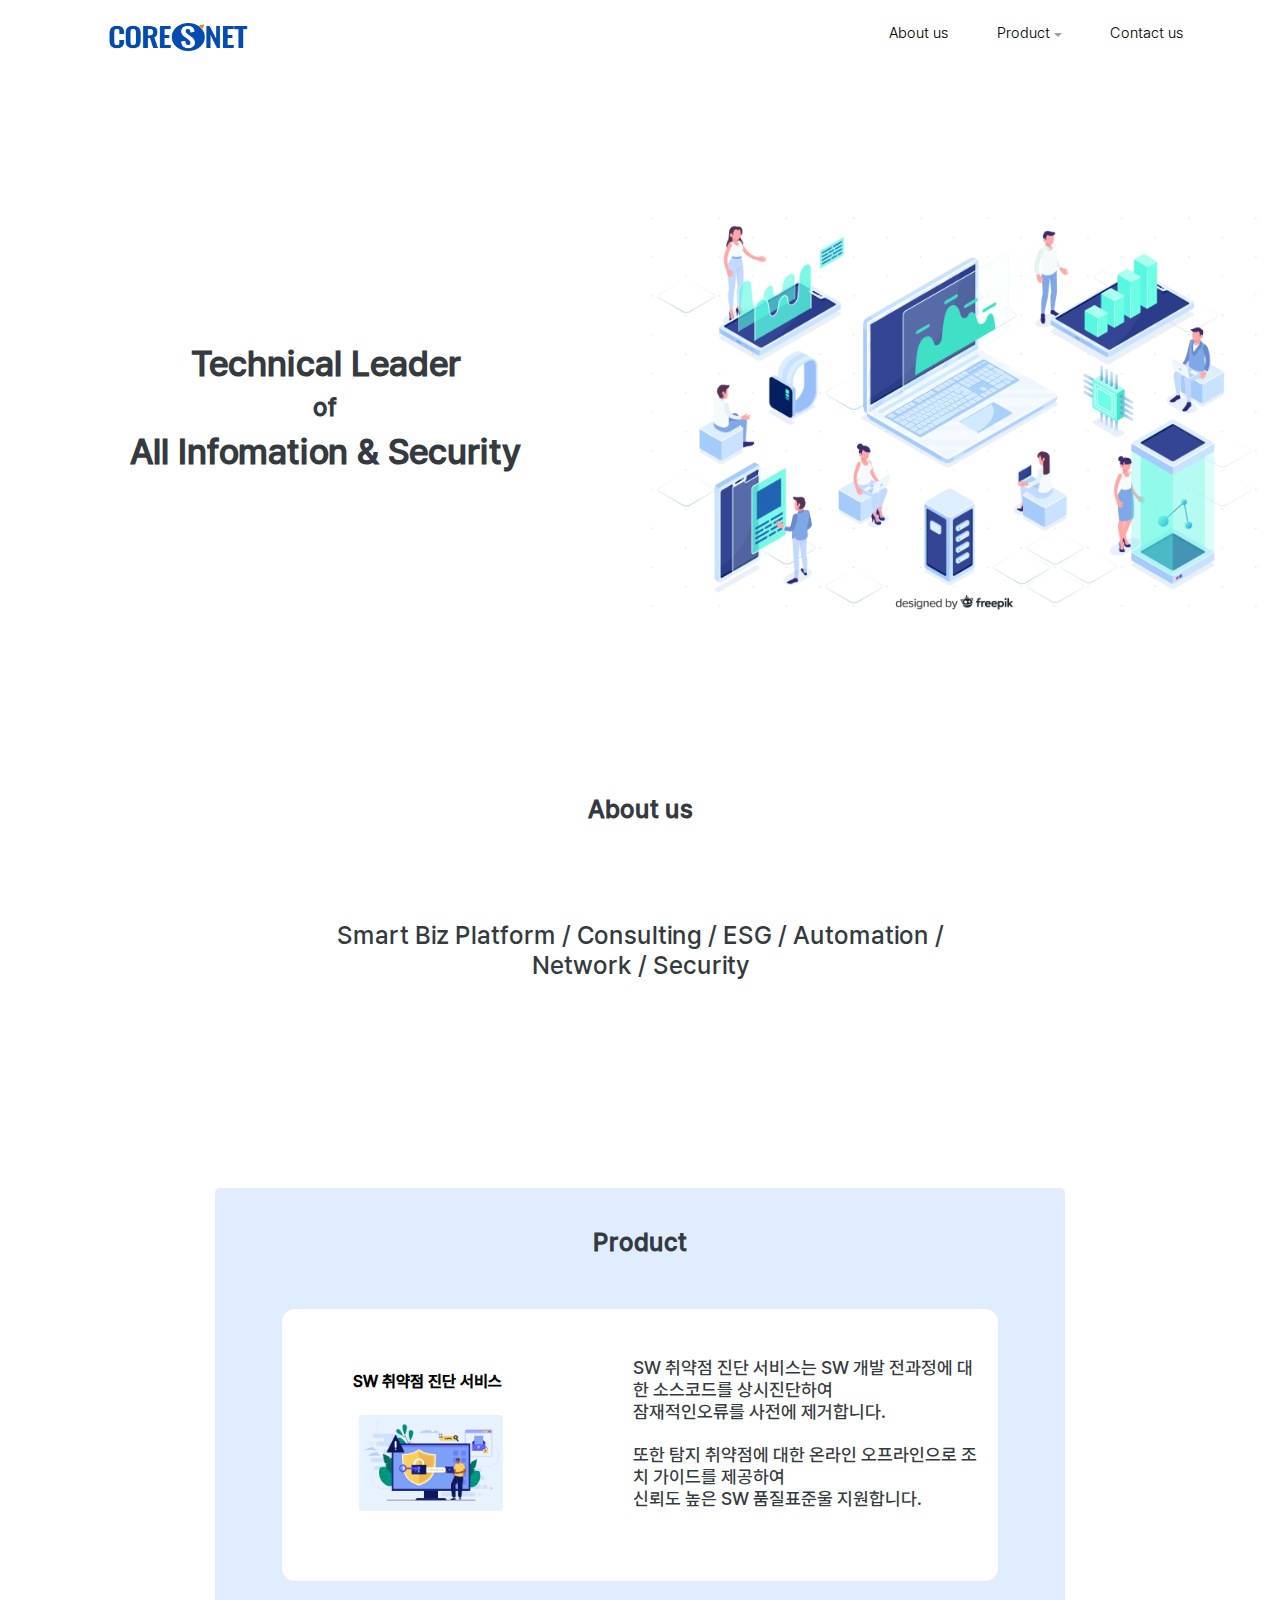
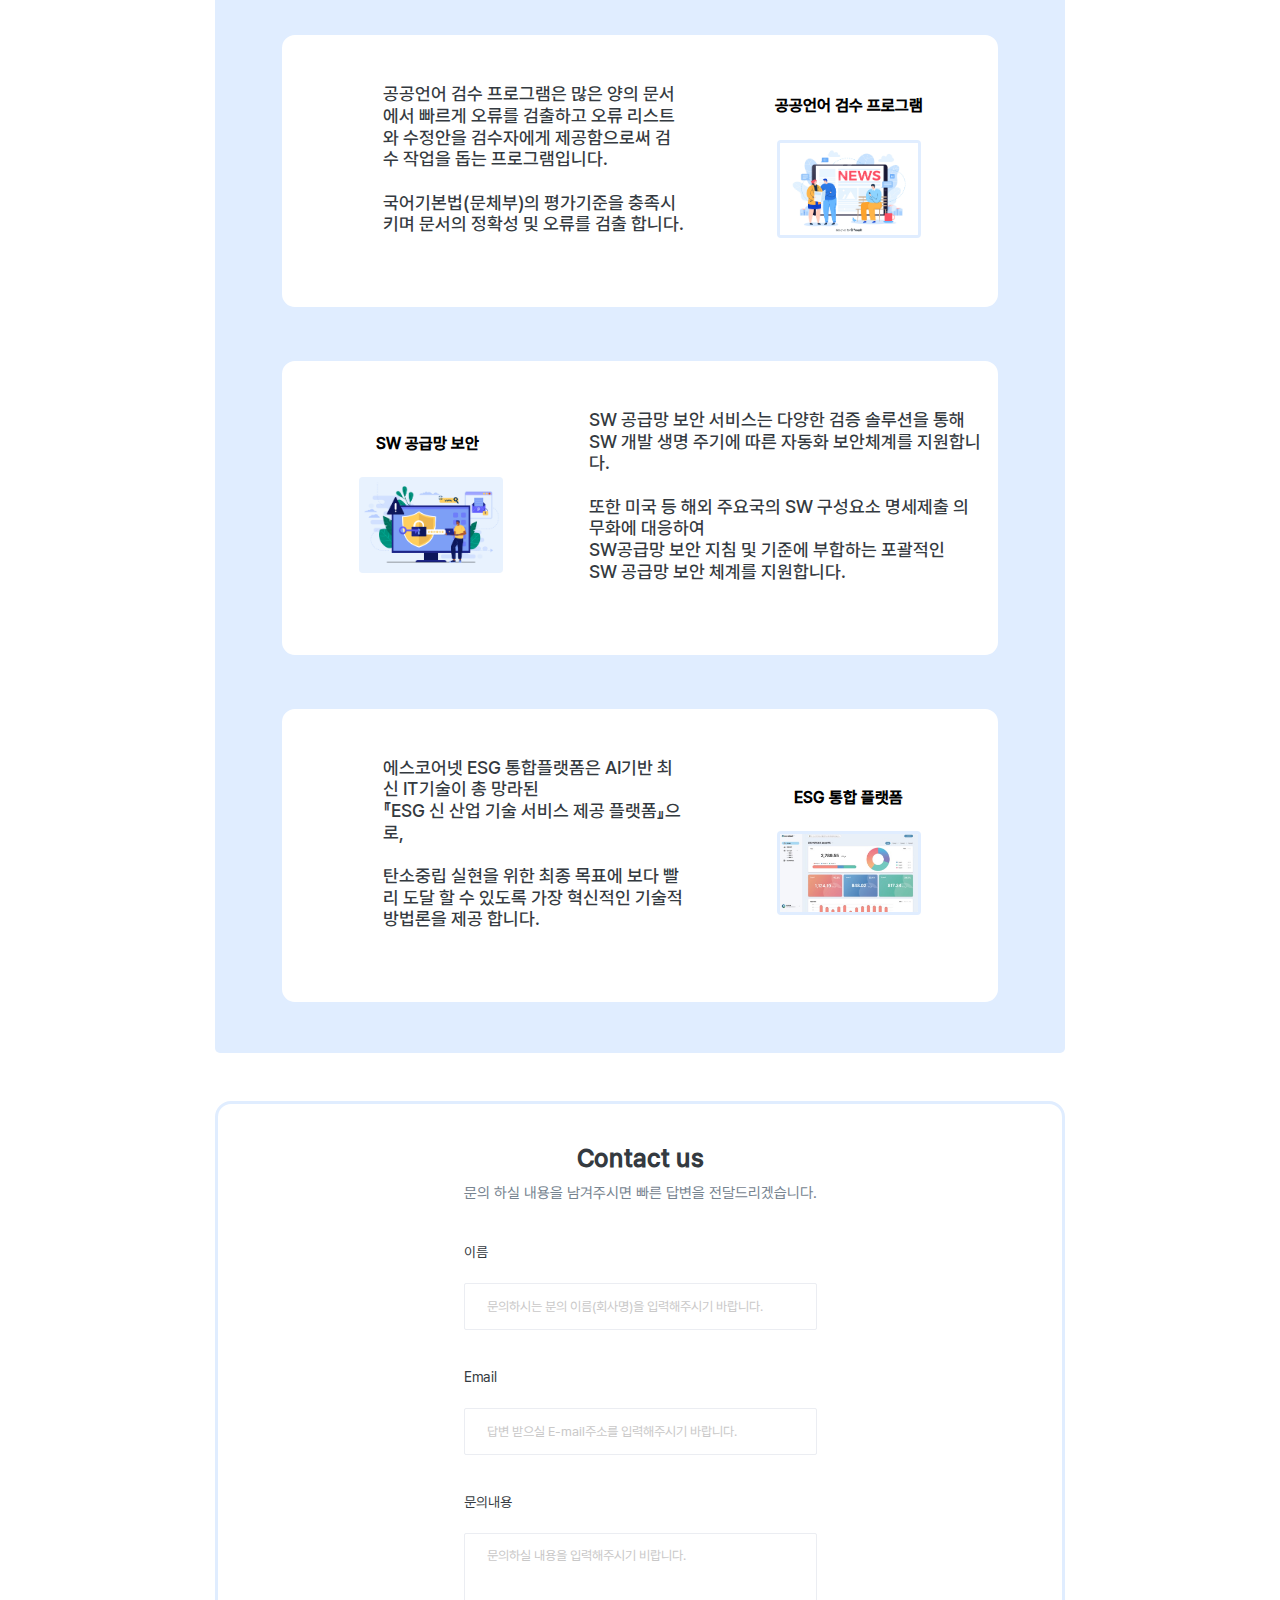
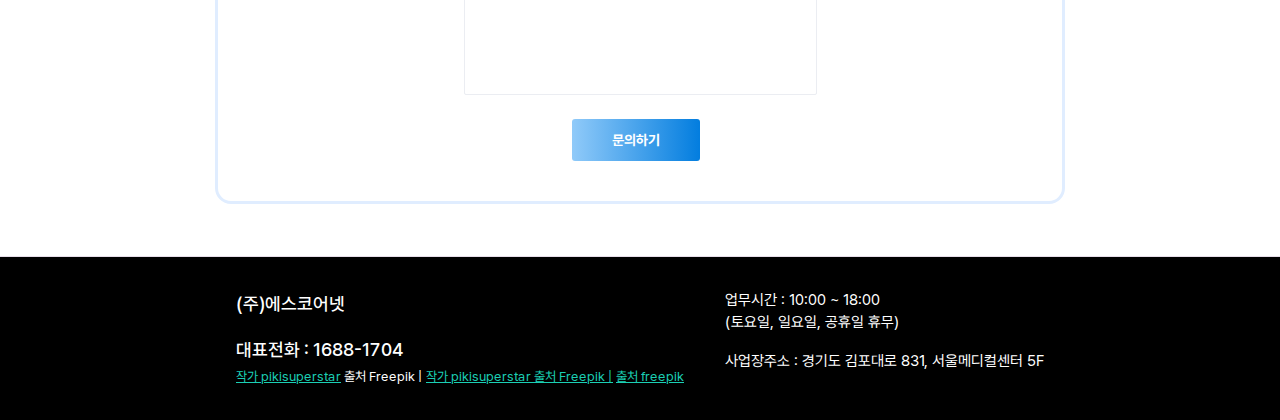
<file: index.html>
<!DOCTYPE html>
<html lang="ko">
  <head>
    <!-- Required meta tags -->
    <meta charset="utf-8">
    <meta name="viewport" content="width=device-width, initial-scale=1, shrink-to-fit=no">
    <title>S-CORENET</title>
    <!-- plugins:css -->
    <link rel="stylesheet" href="assets/vendors/mdi/css/materialdesignicons.min.css">
    <link rel="stylesheet" href="assets/vendors/css/vendor.bundle.base.css">
    <!-- endinject -->
    <!-- Plugin css for this page -->
    <!-- End plugin css for this page -->
    <!-- inject:css -->
    <!-- endinject -->
    <!-- Layout styles -->
    <link rel="stylesheet" href="assets/css/style.css">
    <!-- End layout styles -->
    <link rel="shortcut icon" href="assets/images/favicon.png" />
  </head>
  <body>
    <div class="container-scroller">
      <!-- partial:partials/_navbar.html -->
      <nav class="navbar default-layout-navbar col-lg-12 col-12 px-5 py-0 fixed-top d-flex flex-row">
        <div class="text-center navbar-brand-wrapper d-flex align-items-center justify-content-center">
          <a class="navbar-brand brand-logo" href="index.html"><img src="assets/images/logo.png" alt="logo" /></a>
        </div>
        <div class="navbar-menu-wrapper d-flex align-items-stretch">
          <ul class="navbar-nav navbar-nav-right">
            <li class="nav-item">
              <a class="nav-link" id="aboutus_menu" href="#aboutus" >
                <div class="nav-profile-text">
                  <p class="mb-1 text-black">About us</p>
                </div>
              </a>
            </li>
            <li class="nav-item">
              <a class="nav-link dropdown-toggle" id="profileDropdown" href="#" data-bs-toggle="dropdown" aria-expanded="false">
                <div class="nav-profile-text">
                  <p class="mb-1 text-black">Product</p>
                </div>
              </a>
              <div class="dropdown-menu navbar-dropdown" aria-labelledby="profileDropdown">
                <a class="dropdown-item" href="pages/product/product1.html">
                  <i class="mdi mdi-arrow-right-bold me-2 "></i> SW 취약점 진단 서비스(CI CODE Manager) </a>
                <div class="dropdown-divider"></div>
                <a class="dropdown-item" href="pages/product/product3.html">
                  <i class="mdi mdi-arrow-right-bold me-2 "></i> SW 공급망 보안(CI CODE Automation) </a>
                <div class="dropdown-divider"></div>
                <a class="dropdown-item" href="pages/product/product2.html">
                  <i class="mdi mdi-arrow-right-bold me-2 "></i> 공공언어 검수 프로그램 (쉬운말 v1.0)</a>
                <div class="dropdown-divider"></div>
                <a class="dropdown-item" href="pages/product/esg.html">
                  <i class="mdi mdi-arrow-right-bold me-2 "></i> ESG 통합 플랫폼</a>
              </div>
            </li>
            <li class="nav-item">
              <a class="nav-link" id="contactus_menu" href="pages/contactus.html" >
                <div class="nav-profile-text">
                  <p class="mb-1 text-black">Contact us</p>
                </div>
              </a>
            </li>
          </ul>
        </div>
      </nav>
      <!-- partial -->
      <div class="container-fluid page-body-wrapper">
        <!-- partial -->
        <div class="main-panel">
          <div class="content-wrapper">
            <div class="row">
              <div class="col-12 stretch-card">
                <div class="card">
                  <div class="card-body">
                    <div class= "clearfix">
                      <div class="row align-items-center">
                        <div class="col-6 text-center">
                          <h1><strong>Technical Leader</strong></h1>
                          <h3><strong>of</strong></h3>
                          <h1><strong>All Infomation & Security</strong></h1>
                        </div>
                        <div class="col-6">
                          <img src="assets/images/dashboard/mainpage.jpg" class="mt-5 mb-5 pt-5 pb-5 mw-100 w-100 rounded" alt="image">
                        </div>
                      </div>
                    </div>
                  </div>
                </div>
              </div>
            </div>
            <div class="row" id="aboutus">
              <div class="col-2"></div>
              <div class="col-8 stretch-card" >
                <div class="card align-items-center">
                  <div class="card-body">
                    <h3 class=" text-center"><strong>About us</strong></h3>
                    <div class="row mx-5 my-5 py-5 align-items-center text-center">
                      <h3 class="me-2 mb-4">Smart Biz Platform / Consulting / ESG / Automation / Network / Security </h3>
                    </div>
                  </div>
                </div>
              </div>
            </div>
            <div class="row mt-5" id="product">
              <div class="col-2"></div>
              <div class="col-8 stretch-card">
                <div class="card align-items-center justify-content-center"style="background-color:#e0edff;">
                  <div class="card-body pb-0" >
                    <h3 class=" text-center"><strong>Product</strong></h3>
                    <div class="row mx-5 my-5 py-5 align-items-center" style="background-color:#fff; border:3px solid #e0edff; border-radius: 1rem;">
                      <a class="col-5 text-center" style="text-decoration: none;color:black;text-align: right;" href="#">
                        <h5 class="me-2 mb-4" ><strong>SW 취약점 진단 서비스</strong></h5>
                        <img src="assets/images/dashboard/safe.jpg" class="mb-2 w-50 rounded"  alt="image">
                      </a>
                      <div class="col-7">
                        <h4 class="ms-5 me-2 mb-4 ">SW 취약점 진단 서비스는 SW 개발 전과정에 대한 소스코드를 상시진단하여 <br>
                          잠재적인오류를 사전에 제거합니다.<br><br>
                          또한 탐지 취약점에 대한 온라인 오프라인으로 조치 가이드를 제공하여 <br>신뢰도 높은 SW 품질표준울 지원합니다.</h4>
                      </div>
                    </div>
                    <div class="row mx-5 my-5 py-5 align-items-center" style="background-color:#fff;border:3px solid #e0edff; border-radius: 1rem;">
                      <div class="col-7">
                        <h4 class="ms-5 me-2 mb-4 ps-5"> 
                          공공언어 검수 프로그램은 많은 양의 문서에서 빠르게 오류를 검출하고 오류 리스트와 수정안을 검수자에게 제공함으로써 검수 작업을 돕는 프로그램입니다.<br>
                          <br>국어기본법(문체부)의 평가기준을 충족시키며 문서의 정확성 및 오류를 검출 합니다. </h4>
                      </div>
                      <a class="col-5 text-center" style="text-decoration: none;color:black;text-align: right;" href="#">
                          <h5 class="mb-4" ><strong>공공언어 검수 프로그램</strong></h5>
                          <img src="assets/images/dashboard/news.jpg" class="mb-2 w-50 rounded" style="border: 3px solid #e0edff;"  alt="image">
                        </a>
                    </div>
                    <div class="row mx-5 my-5 py-5 align-items-center"  style="background-color:#fff; border:3px solid #e0edff; border-radius: 1rem;">
                      <a class="col-5 text-center" style="text-decoration: none;color:black;text-align: right;" href="#">
                        <h5 class="me-2 mb-4" ><strong>SW 공급망 보안</strong></h5>
                        <img src="assets/images/dashboard/safe.jpg" class="mb-2 w-50 rounded"  alt="image">
                      </a>
                      <div class="col-7">
                        <h4 class="ms-1 me-2 mb-4 ">SW 공급망 보안 서비스는 다양한 검증 솔루션을 통해 
                          <br>SW 개발 생명 주기에 따른 자동화 보안체계를 지원합니다.<br>
                          <br>또한 미국 등 해외 주요국의 SW 구성요소 명세제출 의무화에 대응하여 
                          <br>SW공급망 보안 지침 및 기준에 부합하는 포괄적인 
                          <br>SW 공급망 보안 체계를 지원합니다.</h4>
                      </div>
                    </div>
                    <div class="row mx-5 my-5 py-5 align-items-center" style="background-color:#fff;border:3px solid #e0edff; border-radius: 1rem;">
                      <div class="col-7">
                        <h4 class="ms-5 me-2 mb-4 ps-5"> 
                          에스코어넷 ESG 통합플랫폼은  AI기반 최신 IT기술이 총 망라된 <br>『ESG 신 산업 기술 서비스 제공 플랫폼』으로,<br><br>
                          탄소중립 실현을 위한 최종 목표에 보다 빨리 도달 할 수 있도록 가장 혁신적인 기술적 방법론을 제공 합니다.  </h4>
                      </div>
                      <a class="col-5 text-center" style="text-decoration: none;color:black;text-align: right;" href="#">
                          <h5 class="mb-4" ><strong>ESG 통합 플랫폼</strong></h5>
                          <img src="assets/images/dashboard/dash.jpg" class="mb-2 w-50 rounded" style="border: 3px solid #e0edff;"  alt="image">
                        </a>
                    </div>
                  </div>
                </div>
              </div>
            </div>
            <div class="row mt-5 mb-5" id="contactus">
              <div class="col-2"></div>
              <div class="col-8 mb-1 stretch-card">
                <div class="card align-items-center" style="background-color:#fff; border:3px solid #e0edff; border-radius: 1rem;">
                  <div class="card-body">
                    <h3 class=" text-center"><strong>Contact us</strong></h3>
                    <p class="card-description text-center"> 문의 하실 내용을 남겨주시면 빠른 답변을 전달드리겠습니다. </p>
                    <div class="form-group">
                        <label for="exampleInputUsername2" class="col-sm-2 col-form-label">이름</label>
                      <div class="col-12">
                        <input type="text" class="form-control" id="exampleInputUsername2" placeholder="문의하시는 분의 이름(회사명)을 입력해주시기 바랍니다.">
                      </div>
                    </div>
                      <div class="form-group">
                          <label for="exampleInputUsername2" class="col-sm-2 col-form-label">Email</label>
                        <div class="col-12">
                          <input type="text" class="form-control" id="exampleInputUsername2" placeholder="답변 받으실 E-mail주소를 입력해주시기 바랍니다.">
                        </div>
                      </div>
                      <div class="form-group">
                        <label for="exampleInputUsername2" class="col-sm-2 col-form-label">문의내용</label>
                        <div class="col-12">
                          <textarea class="form-control" id="exampleTextarea1" rows="10" placeholder="문의하실 내용을 입력해주시기 비랍니다."></textarea>
                        </div>
                      </div>
                      <div class="text-center">
                        <button type="submit" class="btn btn-gradient-info me-2 ">문의하기</button>
                      </div>
                  </div>
                </div>
              </div>
            </div>
          </div>
          <!-- content-wrapper ends -->
          <!-- partial:partials/_footer.html -->
          <footer class="footer">
            <div class="col-8 container-fluid d-flex justify-content-between align-items-center">
              <span class="float-none float-sm-end mt-1 mt-sm-0">
                <h4>(주)에스코어넷</h4>
                <br>
                <h4>대표전화 : 1688-1704</h4>
                <a href="https://kr.freepik.com/free-vector/people-working-with-technology-isometric-design_4831948.htm#fromView=search&page=1&position=12&uuid=58580ab9-faa0-454d-ac1c-d8b788de5fae">작가 pikisuperstar</a> 출처 Freepik |
                <a href="https://kr.freepik.com/free-vector/news-concept-for-landing-page_5156452.htm#fromView=search&page=3&position=9&uuid=51635032-9516-494a-ab4a-3d2e807ca64b">작가 pikisuperstar 출처 Freepik |</a>
                <a href="https://kr.freepik.com/free-vector/hand-drawn-flat-design-ssl-illustration_21689578.htm#fromView=search&page=3&position=24&uuid=51635032-9516-494a-ab4a-3d2e807ca64b">출처 freepik</a>
              </span>
              <span class="float-none float-sm-end mt-1 mt-sm-0">
                <p>업무시간 : 10:00 ~ 18:00 <br>(토요일, 일요일, 공휴일 휴무)</p>
                <p>사업장주소 : 경기도 김포대로 831, 서울메디컬센터 5F</p>
              </span>
            </div>
          </footer>
          <!-- partial -->
        </div>
        <!-- main-panel ends -->
      </div>
      <!-- page-body-wrapper ends -->
    </div>
    <!-- container-scroller -->
    <!-- plugins:js -->
    <script src="assets/vendors/js/vendor.bundle.base.js"></script>
    <!-- endinject -->
    <!-- Plugin js for this page -->
    <script src="assets/vendors/chart.js/Chart.min.js"></script>
    <script src="assets/js/jquery.cookie.js" type="text/javascript"></script>
    <!-- End plugin js for this page -->
    <!-- inject:js -->
    <script src="assets/js/off-canvas.js"></script>
    <script src="assets/js/hoverable-collapse.js"></script>
    <script src="assets/js/misc.js"></script>
    <!-- endinject -->
    <!-- Custom js for this page -->
    <script src="assets/js/dashboard.js"></script>
    <script src="assets/js/todolist.js"></script>
    <!-- End custom js for this page -->
  </body>
</html>
</file>
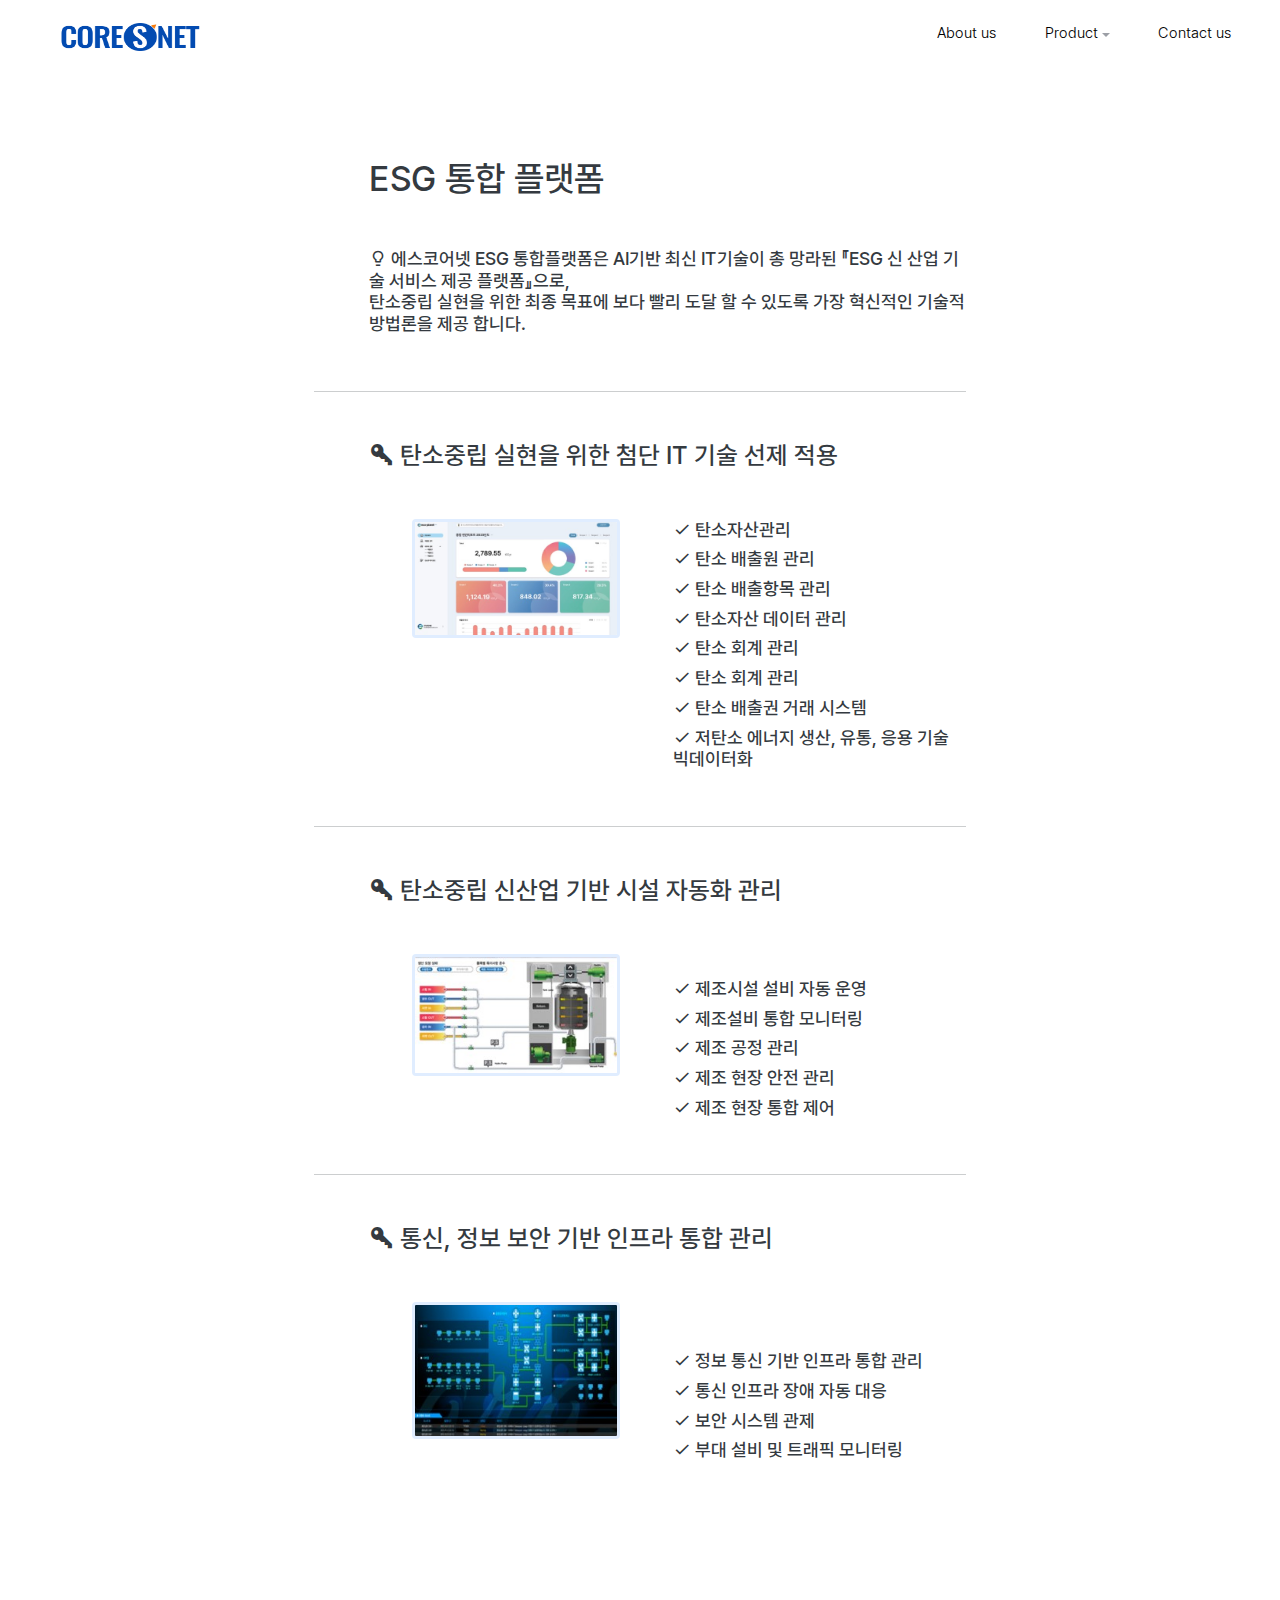
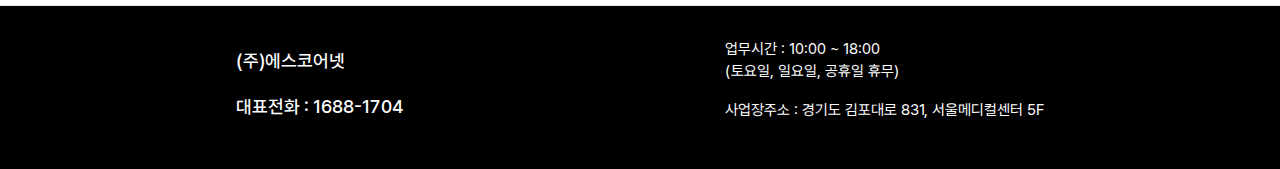
<file: pages/product/esg.html>
<!DOCTYPE html>
<html lang="en">
  <head>
    <!-- Required meta tags -->
    <meta charset="utf-8">
    <meta name="viewport" content="width=device-width, initial-scale=1, shrink-to-fit=no">
    <title>S-CORENET</title>
    <!-- plugins:css -->
    <link rel="stylesheet" href="../../assets/vendors/mdi/css/materialdesignicons.min.css">
    <link rel="stylesheet" href="../../assets/vendors/css/vendor.bundle.base.css">
    <!-- endinject -->
    <!-- Plugin css for this page -->
    <!-- End plugin css for this page -->
    <!-- inject:css -->
    <!-- endinject -->
    <!-- Layout styles -->
    <link rel="stylesheet" href="../../assets/css/style.css">
    <!-- End layout styles -->
    <link rel="shortcut icon" href="../../assets/images/favicon.png" />
  </head>
  <body>
    <div class="container-scroller">
      <!-- partial:partials/_navbar.html -->
      <nav class="navbar default-layout-navbar col-lg-12 col-12 p-0 fixed-top d-flex flex-row">
        <div class="text-center navbar-brand-wrapper d-flex align-items-center justify-content-center">
          <a class="navbar-brand brand-logo" href="../../index.html"><img src="../../assets/images/logo.png" alt="logo" /></a>
        </div>
        <div class="navbar-menu-wrapper d-flex align-items-stretch">
          <ul class="navbar-nav navbar-nav-right">
            <li class="nav-item">
              <a class="nav-link" id="aboutus_menu" href="../../index.html#aboutus" >
                <div class="nav-profile-text">
                  <p class="mb-1 text-black">About us</p>
                </div>
              </a>
            </li>
            <li class="nav-item">
              <a class="nav-link dropdown-toggle" id="profileDropdown" href="#" data-bs-toggle="dropdown" aria-expanded="false">
                <div class="nav-profile-text">
                  <p class="mb-1 text-black">Product</p>
                </div>
              </a>
              <div class="dropdown-menu navbar-dropdown" aria-labelledby="profileDropdown">
                <a class="dropdown-item" href="product1.html">
                  <i class="mdi mdi-arrow-right-bold me-2 "></i> SW 취약점 진단 서비스(CI CODE Manager) </a>
                <div class="dropdown-divider"></div>
                <a class="dropdown-item" href="product3.html">
                  <i class="mdi mdi-arrow-right-bold me-2 "></i> SW 공급망 보안(CI CODE Automation) </a>
                <div class="dropdown-divider"></div>
                <a class="dropdown-item" href="#">
                  <i class="mdi mdi-arrow-right-bold me-2 "></i> 공공언어 검수 프로그램 (쉬운말 v1.0)</a>
                <div class="dropdown-divider"></div>
                <a class="dropdown-item" href="esg.html">
                  <i class="mdi mdi-arrow-right-bold me-2 text-primary"></i> ESG 통합 플랫폼</a>
              </div>
            </li>
            <li class="nav-item">
                <a class="nav-link" id="contactus_menu" href="../../pages/contactus.html" >
                <div class="nav-profile-text">
                  <p class="mb-1 text-black">Contact us</p>
                </div>
              </a>
            </li>
          </ul>
        </div>
      </nav>
      <!-- partial -->
      <div class="container-fluid page-body-wrapper">
        <!-- partial -->
        <div class="main-panel">
          <div class="content-wrapper">
            <div class="row mt-5 mb-5 ms-5 me-5">
              <div class="col-2"></div>
              <div class="col-8 stretch-card">
                <div class="card ps-5 pe-5">
                  <div class="card-body">
                    <div class="row mb-5 align-items-center">
                      <div class="col-1"></div>
                      <div class="col-11">
                        <h1 class="mb-5">ESG 통합 플랫폼</h1>
                          <h4 class="mdi mdi-lightbulb-outline">
                            에스코어넷 ESG 통합플랫폼은  AI기반 최신 IT기술이 총 망라된 『ESG 신 산업 기술 서비스 제공 플랫폼』으로,<br>
                            탄소중립 실현을 위한 최종 목표에 보다 빨리 도달 할 수 있도록 가장 혁신적인 기술적 방법론을 제공 합니다. </h4>
                      </div>
                    </div>
                    <hr>
                    <div class="row mt-5 mb-5 align-items-center">
                      <div class="col-1"></div>
                      <div class="col-11" >
                        <h3 class="mb-5 mdi mdi-key-variant"> 탄소중립 실현을 위한 첨단 IT 기술 선제 적용</h3>
                        <div class="row">
                            <div class="col-6 px-5 text-center">
                                <img src="../../assets/images/dashboard/dash.jpg" class="mb-2 rounded" style="border: 3px solid #e0edff; width:100%; height:auto;"  alt="image">
                            </div>
                            <div class="col-6">
                                <div style="float:left;">
                                    <h4 class="mdi mdi-check"> 탄소자산관리</h4>
                                    <h4 class="mdi mdi-check"> 탄소 배출원 관리<br></h4>
                                    <h4 class="mdi mdi-check"> 탄소 배출항목 관리<br></h4>
                                    <h4 class="mdi mdi-check"> 탄소자산 데이터 관리<br></h4>
                                    <h4 class="mdi mdi-check"> 탄소 회계 관리<br></h4>
                                    <h4 class="mdi mdi-check"> 탄소 회계 관리<br></h4>
                                    <h4 class="mdi mdi-check"> 탄소 배출권 거래 시스템<br></h4>
                                    <h4 class="mdi mdi-check"> 저탄소 에너지 생산, 유통, 응용 기술 빅데이터화<br></h4>
                                  </div>
                            </div>
                        </div>
                      </div>
                    </div>
                    <hr>
                    <div class="row mt-5 mb-5 align-items-center">
                      <div class="col-1"></div>
                      <div class="col-11" >
                        <h3 class="mb-5 mdi mdi-key-variant"> 탄소중립  신산업 기반 시설  자동화 관리</h3>
                        <div class="row">
                            <div class="col-6 px-5 text-center">
                                <img src="../../assets/images/dashboard/dash2.jpg" class="mb-2 rounded" style="border: 3px solid #e0edff; width:100%; height:auto;"  alt="image">
                            </div>
                            <div class="col-6 pt-4">
                                <div style="float:left;">
                                    <h4 class="mdi mdi-check"> 제조시설 설비 자동 운영</h4>
                                    <h4 class="mdi mdi-check"> 제조설비 통합 모니터링 <br></h4>
                                    <h4 class="mdi mdi-check"> 제조 공정 관리<br></h4>
                                    <h4 class="mdi mdi-check"> 제조 현장 안전 관리<br></h4>
                                    <h4 class="mdi mdi-check"> 제조 현장 통합 제어<br></h4>
                                  </div>
                            </div>
                        </div>
                      </div>
                    </div>
                    <hr>
                    <div class="row mt-5 mb-5 align-items-center">
                      <div class="col-1"></div>
                      <div class="col-11" >
                        <h3 class="mb-5 mdi mdi-key-variant"> 통신, 정보 보안 기반 인프라 통합 관리</h3>
                        <div class="row">
                            <div class="col-6 px-5 text-center">
                                <img src="../../assets/images/dashboard/dash3.jpg" class="mb-2 rounded" style="border: 3px solid #e0edff; width:100%; height:auto;"  alt="image">
                            </div>
                            <div class="col-6 pt-5">
                                <div style="float:left;">
                                    <h4 class="mdi mdi-check"> 정보 통신 기반 인프라 통합 관리</h4>
                                    <h4 class="mdi mdi-check"> 통신 인프라 장애 자동 대응<br></h4>
                                    <h4 class="mdi mdi-check"> 보안 시스템 관제<br></h4>
                                    <h4 class="mdi mdi-check"> 부대 설비 및 트래픽 모니터링<br></h4>
                                  </div>
                            </div>
                        </div>
                      </div>
                    </div>
                  </div>
                </div>
              </div>
            </div>

          </div>
          <!-- content-wrapper ends -->
          <!-- partial:partials/_footer.html -->
          <footer class="footer">
            <div class="col-8 container-fluid d-flex justify-content-between align-items-center">
              <span class="float-none float-sm-end mt-1 mt-sm-0">
                <h4>(주)에스코어넷</h4>
                <br>
                <h4>대표전화 : 1688-1704</h4>
              </span>
              <span class="float-none float-sm-end mt-1 mt-sm-0">
                <p>업무시간 : 10:00 ~ 18:00 <br>(토요일, 일요일, 공휴일 휴무)</p>
                <p>사업장주소 : 경기도 김포대로 831, 서울메디컬센터 5F</p>
              </span>
            </div>
          </footer>
          <!-- partial -->
        </div>
        <!-- main-panel ends -->
      </div>
      <!-- page-body-wrapper ends -->
    </div>
    <!-- container-scroller -->
    <!-- plugins:js -->
    <script src="../../assets/vendors/js/vendor.bundle.base.js"></script>
    <!-- endinject -->
    <!-- Plugin js for this page -->
    <script src="../../assets/vendors/chart.js/Chart.min.js"></script>
    <script src="../../assets/js/jquery.cookie.js" type="text/javascript"></script>
    <!-- End plugin js for this page -->
    <!-- inject:js -->
    <script src="../../assets/js/off-canvas.js"></script>
    <script src="../../assets/js/hoverable-collapse.js"></script>
    <script src="../../assets/js/misc.js"></script>
    <!-- endinject -->
    <!-- Custom js for this page -->
    <script src="../../assets/js/dashboard.js"></script>
    <script src="../../assets/js/todolist.js"></script>
    <!-- End custom js for this page -->
  </body>
</html>
</file>
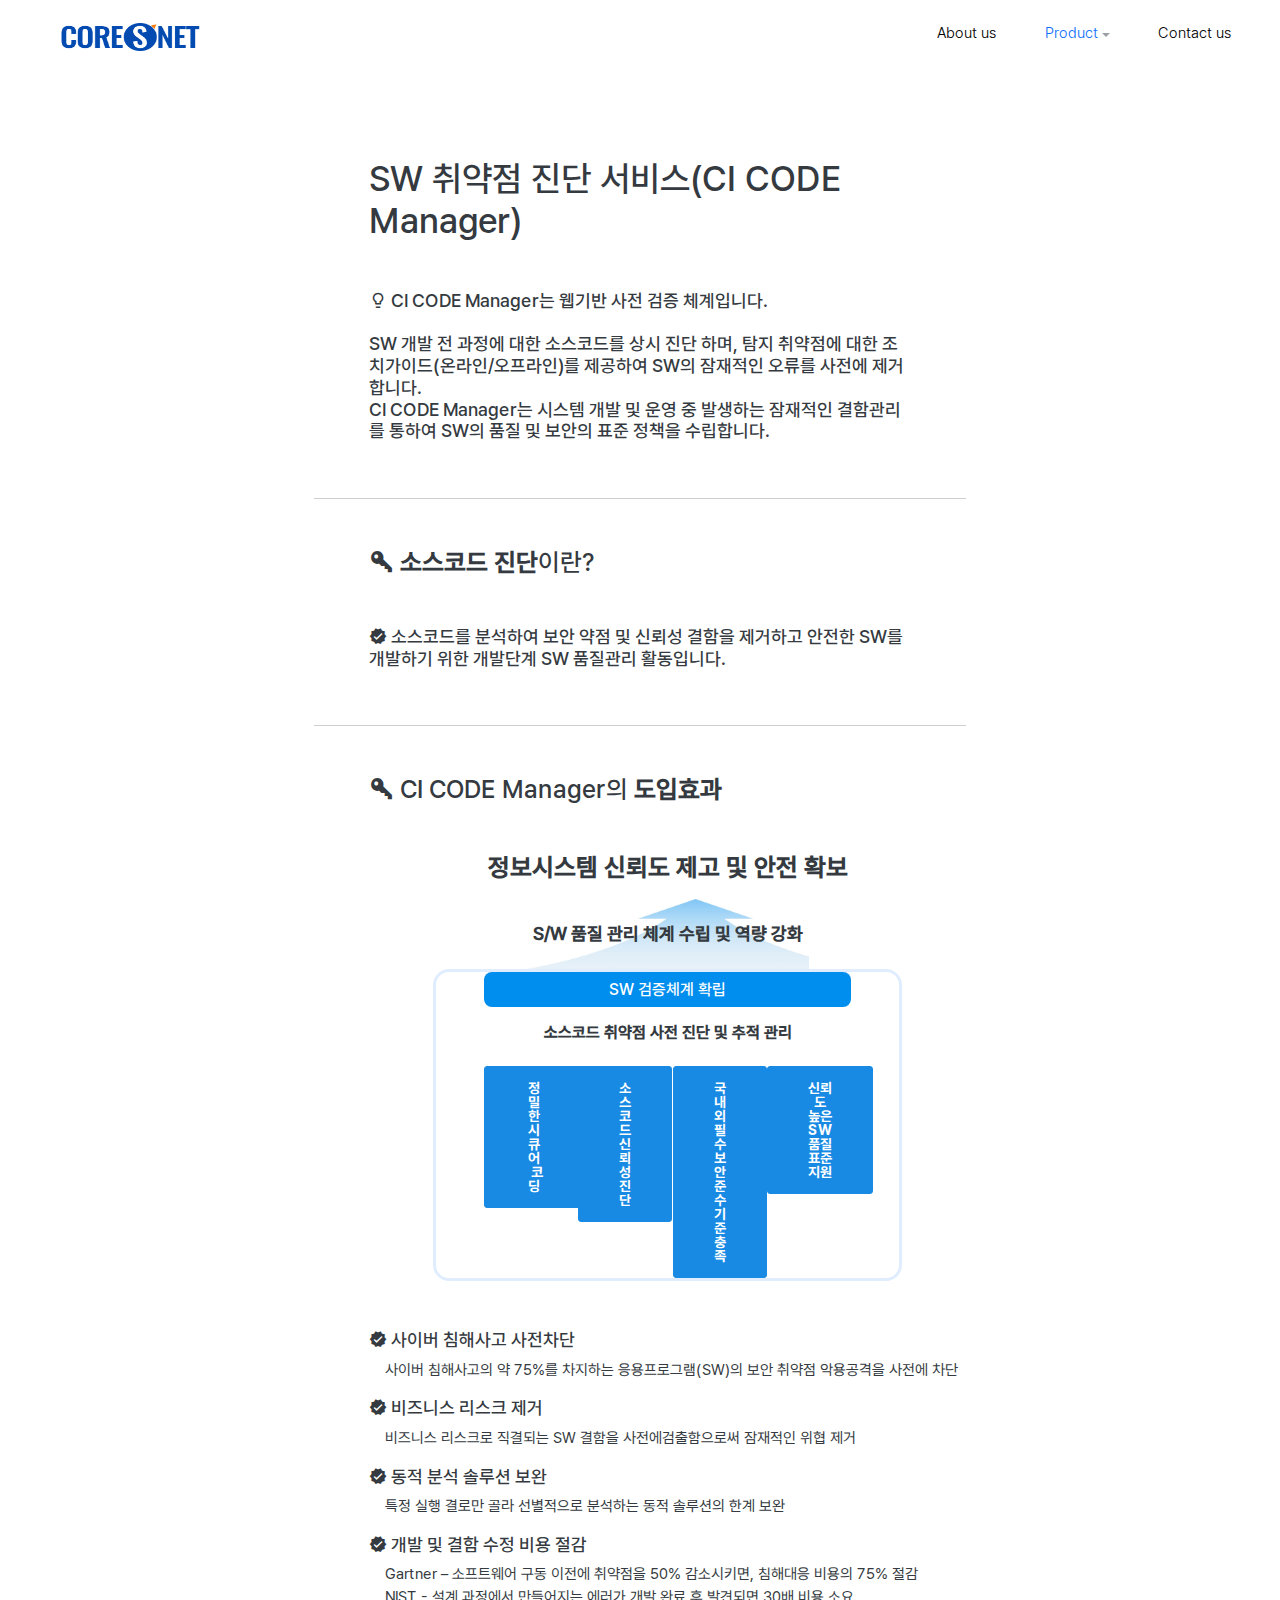
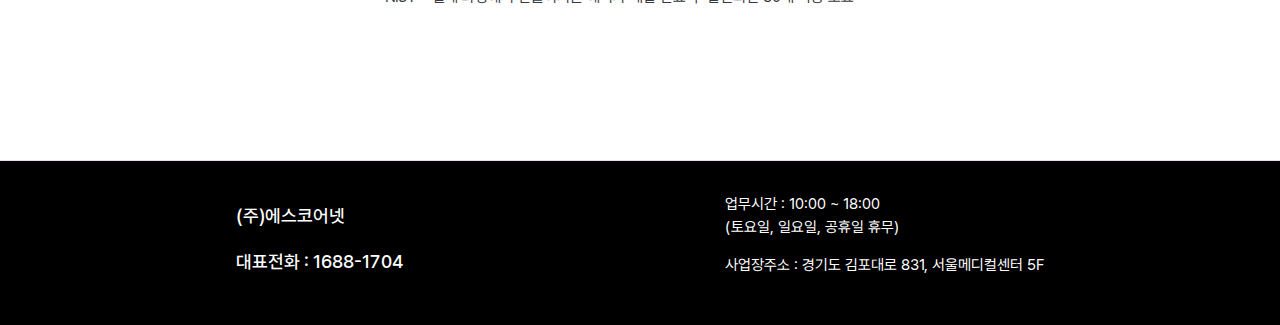
<file: pages/product/product1.html>
<!DOCTYPE html>
<html lang="en">
  <head>
    <!-- Required meta tags -->
    <meta charset="utf-8">
    <meta name="viewport" content="width=device-width, initial-scale=1, shrink-to-fit=no">
    <title>S-CORENET</title>
    <!-- plugins:css -->
    <link rel="stylesheet" href="../../assets/vendors/mdi/css/materialdesignicons.min.css">
    <link rel="stylesheet" href="../../assets/vendors/css/vendor.bundle.base.css">
    <!-- endinject -->
    <!-- Plugin css for this page -->
    <!-- End plugin css for this page -->
    <!-- inject:css -->
    <!-- endinject -->
    <!-- Layout styles -->
    <link rel="stylesheet" href="../../assets/css/style.css">
    <!-- End layout styles -->
    <link rel="shortcut icon" href="../../assets/images/favicon.png" />
  </head>
  <body>
    <div class="container-scroller">
      <!-- partial:partials/_navbar.html -->
      <nav class="navbar default-layout-navbar col-lg-12 col-12 p-0 fixed-top d-flex flex-row">
        <div class="text-center navbar-brand-wrapper d-flex align-items-center justify-content-center">
          <a class="navbar-brand brand-logo" href="../../index.html"><img src="../../assets/images/logo.png" alt="logo" /></a>
        </div>
        <div class="navbar-menu-wrapper d-flex align-items-stretch">
          <ul class="navbar-nav navbar-nav-right">
            <li class="nav-item">
              <a class="nav-link" id="aboutus_menu" href="../../index.html#aboutus" >
                <div class="nav-profile-text">
                  <p class="mb-1 text-black">About us</p>
                </div>
              </a>
            </li>
            <li class="nav-item">
              <a class="nav-link dropdown-toggle" id="profileDropdown" href="#" data-bs-toggle="dropdown" aria-expanded="false">
                <div class="nav-profile-text">
                  <p class="mb-1 text-primary">Product</p>
                </div>
              </a>
              <div class="dropdown-menu navbar-dropdown" aria-labelledby="profileDropdown">
                <a class="dropdown-item" href="#">
                  <i class="mdi mdi-arrow-right-bold me-2 text-primary"></i> SW 취약점 진단 서비스(CI CODE Manager) </a>
                <div class="dropdown-divider"></div>
                <a class="dropdown-item" href="product3.html">
                  <i class="mdi mdi-arrow-right-bold me-2 "></i> SW 공급망 보안(CI CODE Automation) </a>
                <div class="dropdown-divider"></div>
                <a class="dropdown-item" href="product2.html">
                  <i class="mdi mdi-arrow-right-bold me-2 "></i> 공공언어 검수 프로그램 (쉬운말 v1.0)</a>
                <div class="dropdown-divider"></div>
                <a class="dropdown-item" href="esg.html">
                  <i class="mdi mdi-arrow-right-bold me-2 "></i> ESG 통합 플랫폼</a>
              </div>
            </li>
            <li class="nav-item">
              <a class="nav-link" id="contactus_menu" href="../../pages/contactus.html" >
                <div class="nav-profile-text">
                  <p class="mb-1 text-black">Contact us</p>
                </div>
              </a>
            </li>
          </ul>
        </div>
      </nav>
      <!-- partial -->
      <div class="container-fluid page-body-wrapper">
        <!-- partial -->
        <div class="main-panel">
          <div class="content-wrapper">
            <div class="row mt-5 mb-5 ms-5 me-5">
              <div class="col-2"></div>
              <div class="col-8 stretch-card">
                <div class="card ps-5 pe-5">
                  <div class="card-body">
                    <div class="row mb-5 align-items-center">
                      <div class="col-1"></div>
                      <div class="col-10">
                        <h1 class="mb-5">SW 취약점 진단 서비스(CI CODE Manager)</h1>
                          <h4 class="mdi mdi-lightbulb-outline">
                            CI CODE Manager는 웹기반 사전 검증 체계입니다.<br><br>
                            SW 개발 전 과정에 대한 소스코드를 상시 진단 하며, 탐지 취약점에 대한 조치가이드(온라인/오프라인)를 제공하여 SW의 잠재적인 오류를 사전에 제거합니다.<br>
                            CI CODE Manager는 시스템 개발 및 운영 중 발생하는 잠재적인 결함관리를 통하여 SW의 품질 및 보안의 표준 정책을 수립합니다.
                          </h4>
                      </div>
                    </div>
                    <hr>
                    <div class="row mt-5 mb-5 align-items-center">
                      <div class="col-1"></div>
                      <div class="col-10" >
                        <h3 class="mb-5 mdi mdi-key-variant"> <strong>소스코드 진단</strong>이란?</h3>
                        <div style="float:left;">
                          <h4 class="mdi mdi-check-decagram"> 소스코드를 분석하여 보안 약점 및 신뢰성 결함을 제거하고 안전한 SW를 개발하기 위한 개발단계 SW 품질관리 활동입니다.</h4>
                        </div>
                      </div>
                    </div>
                    <hr>
                    <div class="row mt-5 mb-5 align-items-center">
                      <div class="col-1"></div>
                      <div class="col-11" >
                        <h3 class=" mdi mdi-key-variant"> CI CODE Manager의 <strong>도입효과</strong></h3>
                        <div class="col-12 mb-5 stretch-card">
                          <div class="card align-items-center"style="background-color:#fff;">
                            <div class="card-body pb-0" >
                              <h3 class=" text-center"><strong>정보시스템 신뢰도 제고 및 안전 확보</strong></h3>
                              <div class="py-3 mt-3" style="background-image:url(../../assets/images/dashboard/up.jpg); background-size: cover; width:50%; height:auto; margin:0 auto;">
                                <h4 class="pt-2 text-center"><strong>S/W 품질 관리 체계 수립 및 역량 강화</strong></h4>
                              </div>
                              <div class="mx-5 px-5 align-items-center text-center justify-content-between" style="background-color:#fff; border:3px solid #e0edff; border-radius: 1rem;">
                                <h5 class="py-2 mb-3" style="background-color: #008EEE; border-radius: 0.5rem; color: #fff;">SW 검증체계 확립</h5>
                                <h5 class="mb-4"><strong>소스코드 취약점 사전 진단 및 추적 관리</strong></h5>
                                <div class="row">
                                  <div class="col-3 mb-3">
                                    <button class="d-flex btn btn-info">정밀한 시큐어 &nbsp&nbsp코딩</button>
                                  </div>
                                  <div class="col-3">
                                    <button class="d-flex btn btn-info">소스코드 신뢰성 진단</button>
                                  </div>
                                  <div class="col-3">
                                    <button class="d-flex btn btn-info">국내 외 필수 보안 준수 기준 충족</button>
                                  </div>
                                  <div class="col-3">
                                    <button class="d-flex btn btn-info">신뢰도 높은 SW 품질 표준 지원</button>
                                  </div>
                                  
                                </div>
                              </div>
                            </div>
                          </div>
                      </div>
                        <div style="float:left;">
                          <h4 class="mdi mdi-check-decagram"> 사이버 침해사고 사전차단</h4>
                          <p class="ps-3">사이버 침해사고의 약 75%를 차지하는 응용프로그램(SW)의 보안 취약점 악용공격을 사전에 차단</p>
                          <h4 class="mdi mdi-check-decagram"> 비즈니스 리스크 제거</h4>
                          <p class="ps-3">비즈니스 리스크로 직결되는 SW 결함을 사전에검출함으로써 잠재적인 위협 제거</p>
                          <h4 class="mdi mdi-check-decagram"> 동적 분석 솔루션 보완</h4>
                          <p class="ps-3">특정 실행 결로만 골라 선별적으로 분석하는 동적 솔루션의 한계 보완</p>
                          <h4 class="mdi mdi-check-decagram"> 개발 및 결함 수정 비용 절감</h4>
                          <p class="ps-3">Gartner – 소프트웨어 구동 이전에 취약점을 50% 감소시키면, 침해대응 비용의 75% 절감<br>
                            NIST - 설계 과정에서 만들어지는 에러가 개발 완료 후 발견되면 30배 비용 소요</p>
                        </div>
                    </div>
                  </div>
                </div>
              </div>
            </div>

          </div>
          <!-- content-wrapper ends -->
          <!-- partial:partials/_footer.html -->
          <footer class="footer">
            <div class="col-8 container-fluid d-flex justify-content-between align-items-center">
              <span class="float-none float-sm-end mt-1 mt-sm-0">
                <h4>(주)에스코어넷</h4>
                <br>
                <h4>대표전화 : 1688-1704</h4>
              </span>
              <span class="float-none float-sm-end mt-1 mt-sm-0">
                <p>업무시간 : 10:00 ~ 18:00 <br>(토요일, 일요일, 공휴일 휴무)</p>
                <p>사업장주소 : 경기도 김포대로 831, 서울메디컬센터 5F</p>
              </span>
            </div>
          </footer>
          <!-- partial -->
        </div>
        <!-- main-panel ends -->
      </div>
      <!-- page-body-wrapper ends -->
    </div>
    <!-- container-scroller -->
    <!-- plugins:js -->
    <script src="../../assets/vendors/js/vendor.bundle.base.js"></script>
    <!-- endinject -->
    <!-- Plugin js for this page -->
    <script src="../../assets/vendors/chart.js/Chart.min.js"></script>
    <script src="../../assets/js/jquery.cookie.js" type="text/javascript"></script>
    <!-- End plugin js for this page -->
    <!-- inject:js -->
    <script src="../../assets/js/off-canvas.js"></script>
    <script src="../../assets/js/hoverable-collapse.js"></script>
    <script src="../../assets/js/misc.js"></script>
    <!-- endinject -->
    <!-- Custom js for this page -->
    <script src="../../assets/js/dashboard.js"></script>
    <script src="../../assets/js/todolist.js"></script>
    <!-- End custom js for this page -->
  </body>
</html>
</file>
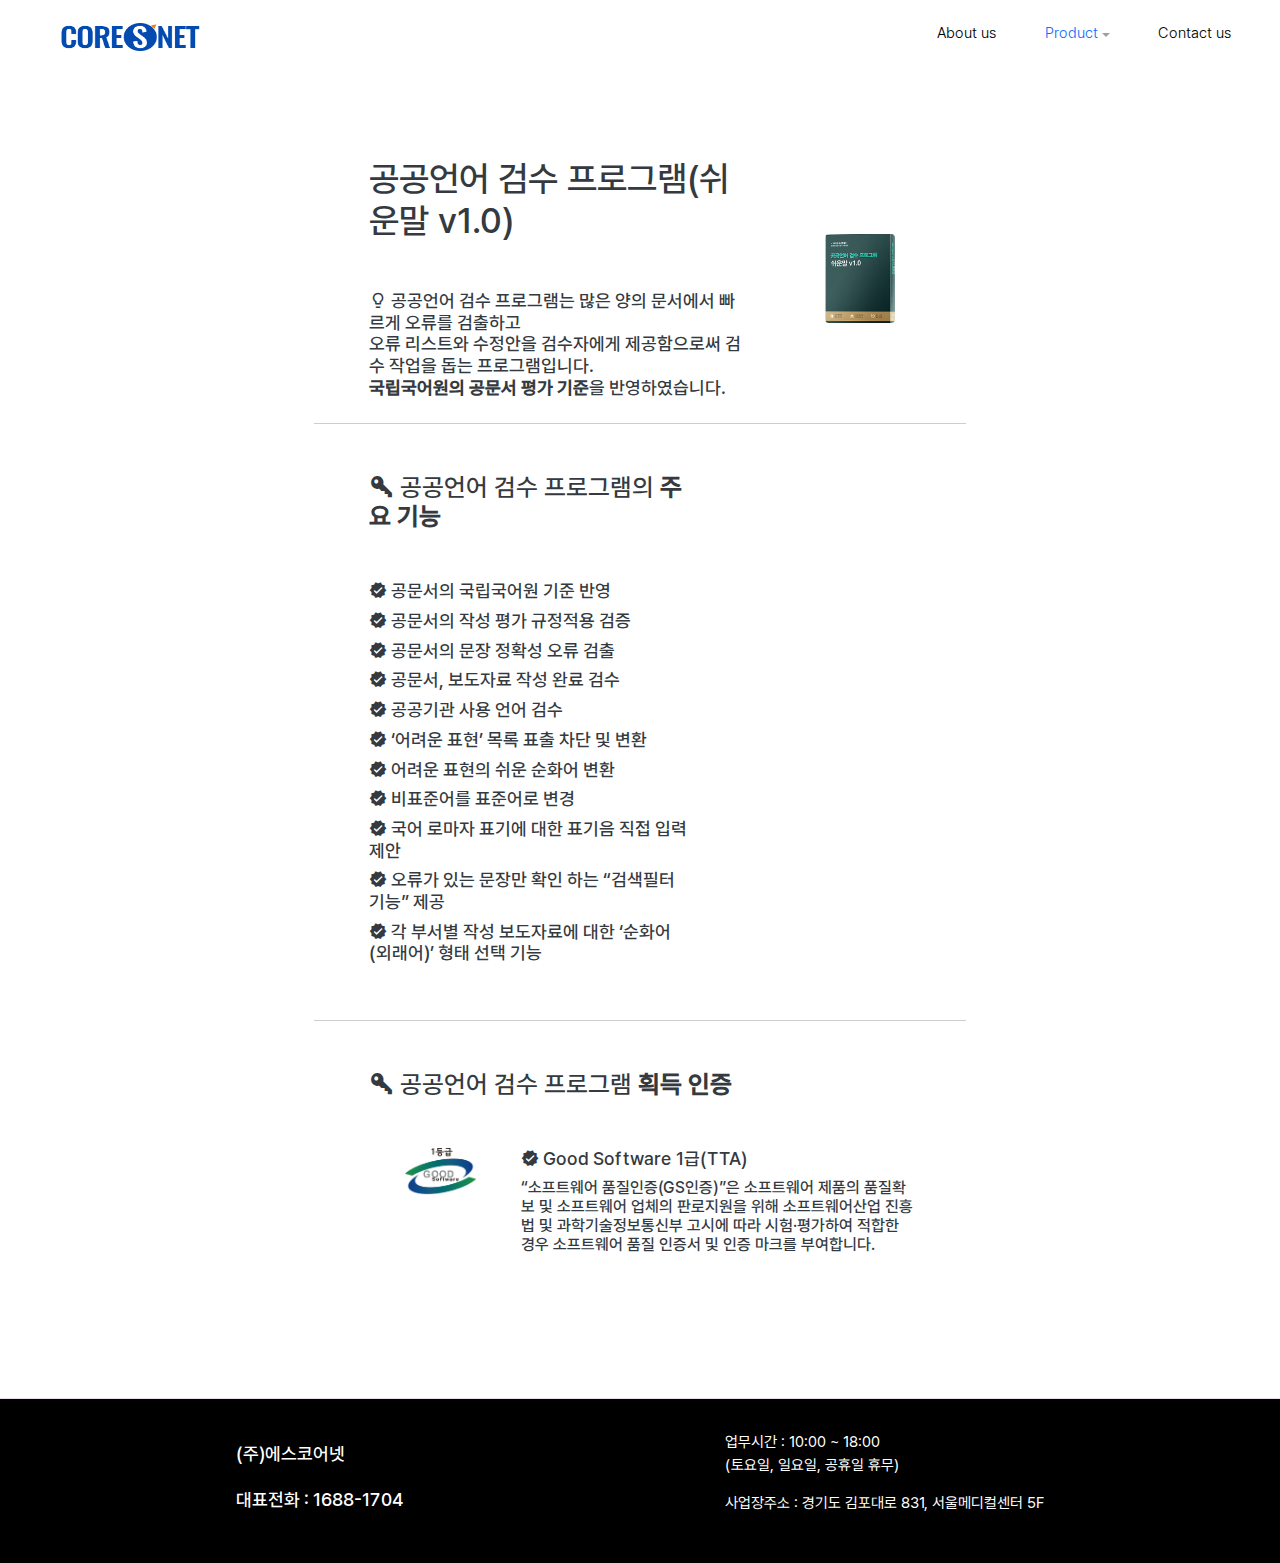
<file: pages/product/product2.html>
<!DOCTYPE html>
<html lang="en">
  <head>
    <!-- Required meta tags -->
    <meta charset="utf-8">
    <meta name="viewport" content="width=device-width, initial-scale=1, shrink-to-fit=no">
    <title>S-CORENET</title>
    <!-- plugins:css -->
    <link rel="stylesheet" href="../../assets/vendors/mdi/css/materialdesignicons.min.css">
    <link rel="stylesheet" href="../../assets/vendors/css/vendor.bundle.base.css">
    <!-- endinject -->
    <!-- Plugin css for this page -->
    <!-- End plugin css for this page -->
    <!-- inject:css -->
    <!-- endinject -->
    <!-- Layout styles -->
    <link rel="stylesheet" href="../../assets/css/style.css">
    <!-- End layout styles -->
    <link rel="shortcut icon" href="../../assets/images/favicon.png" />
  </head>
  <body>
    <div class="container-scroller">
      <!-- partial:partials/_navbar.html -->
      <nav class="navbar default-layout-navbar col-lg-12 col-12 p-0 fixed-top d-flex flex-row">
        <div class="text-center navbar-brand-wrapper d-flex align-items-center justify-content-center">
          <a class="navbar-brand brand-logo" href="../../index.html"><img src="../../assets/images/logo.png" alt="logo" /></a>
        </div>
        <div class="navbar-menu-wrapper d-flex align-items-stretch">
          <ul class="navbar-nav navbar-nav-right">
            <li class="nav-item">
              <a class="nav-link" id="aboutus_menu" href="../../index.html#aboutus" >
                <div class="nav-profile-text">
                  <p class="mb-1 text-black">About us</p>
                </div>
              </a>
            </li>
            <li class="nav-item">
              <a class="nav-link dropdown-toggle" id="profileDropdown" href="#" data-bs-toggle="dropdown" aria-expanded="false">
                <div class="nav-profile-text">
                  <p class="mb-1 text-primary">Product</p>
                </div>
              </a>
              <div class="dropdown-menu navbar-dropdown" aria-labelledby="profileDropdown">
                <a class="dropdown-item" href="product1.html">
                  <i class="mdi mdi-arrow-right-bold me-2 "></i> SW 취약점 진단 서비스(CI CODE Manager) </a>
                <div class="dropdown-divider"></div>
                <a class="dropdown-item" href="product3.html">
                  <i class="mdi mdi-arrow-right-bold me-2 "></i> SW 공급망 보안(CI CODE Automation) </a>
                <div class="dropdown-divider"></div>
                <a class="dropdown-item" href="#">
                  <i class="mdi mdi-arrow-right-bold me-2 text-primary"></i> 공공언어 검수 프로그램 (쉬운말 v1.0)</a>
                <div class="dropdown-divider"></div>
                <a class="dropdown-item" href="esg.html">
                  <i class="mdi mdi-arrow-right-bold me-2 "></i> ESG 통합 플랫폼</a>
              </div>
            </li>
            <li class="nav-item">
              <a class="nav-link" id="contactus_menu" href="../../pages/contactus.html" >
                <div class="nav-profile-text">
                  <p class="mb-1 text-black">Contact us</p>
                </div>
              </a>
            </li>
          </ul>
        </div>
      </nav>
      <!-- partial -->
      <div class="container-fluid page-body-wrapper">
        <!-- partial -->
        <div class="main-panel">
          <div class="content-wrapper">
            <div class="row mt-5 mb-5 ms-5 me-5">
              <div class="col-2"></div>
              <div class="col-8 stretch-card">
                <div class="card ps-5 pe-5">
                  <div class="card-body">
                    <div class="row mb-3 align-items-center">
                      <div class="col-1"></div>
                      <div class="col-7">
                        <h1 class="mb-5">공공언어 검수 프로그램(쉬운말 v1.0)</h1>
                          <h4 class="mdi mdi-lightbulb-outline">
                            공공언어 검수 프로그램는 많은 양의 문서에서 빠르게 오류를 검출하고<br>
                            오류 리스트와 수정안을 검수자에게 제공함으로써 검수 작업을 돕는 프로그램입니다.<br>
                            <strong>국립국어원의 공문서 평가 기준</strong>을 반영하였습니다.</h4>
                      </div>
                      <div class="col-4 text-center">
                        <img src="../../assets/images/dashboard/language.png" class="col-4 mb-2 w-30 rounded" alt="image">
                      </div>
                    </div>
                    <hr>
                    <div class="row mt-5 mb-5 align-items-center">
                      <div class="col-1"></div>
                      <div class="col-6" >
                        <h3 class="mb-5 mdi mdi-key-variant"> 공공언어 검수 프로그램의 <strong>주요 기능</strong></h3>
                        <div style="float:left;">
                          <h4 class="mdi mdi-check-decagram"> 공문서의 국립국어원 기준 반영</h4>
                          <h4 class="mdi mdi-check-decagram"> 공문서의 작성 평가 규정적용 검증<br></h4>
                          <h4 class="mdi mdi-check-decagram"> 공문서의 문장 정확성 오류 검출<br></h4>
                          <h4 class="mdi mdi-check-decagram"> 공문서, 보도자료 작성 완료 검수<br></h4>
                          <h4 class="mdi mdi-check-decagram"> 공공기관 사용 언어 검수<br></h4>
                          <h4 class="mdi mdi-check-decagram"> ‘어려운 표현’ 목록 표출 차단 및 변환<br></h4>
                          <h4 class="mdi mdi-check-decagram"> 어려운 표현의 쉬운 순화어 변환<br></h4>
                          <h4 class="mdi mdi-check-decagram"> 비표준어를 표준어로 변경<br></h4>
                          <h4 class="mdi mdi-check-decagram"> 국어 로마자 표기에 대한 표기음 직접 입력 제안<br></h4>
                          <h4 class="mdi mdi-check-decagram"> 오류가 있는 문장만 확인 하는 “검색필터기능” 제공<br></h4>
                          <h4 class="mdi mdi-check-decagram"> 각 부서별 작성 보도자료에 대한 ‘순화어(외래어)’ 형태 선택 기능</h4>
                        </div>
                      </div>
                    </div>
                    <hr>
                    <div class="row mt-5 mb-5 align-items-center">
                      <div class="col-1"></div>
                      <div class="col-11" >
                        <h3 class="mb-5 mdi mdi-key-variant"> 공공언어 검수 프로그램 <strong>획득 인증</strong></h3>
                        <div class="row">
                          <div class="col-3 text-center">
                            <img src="../../assets/images/dashboard/gs_mark.png" class="col-6 mb-2 rounded" alt="image">
                          </div>
                          <div class="col-8">
                            <h4 class="mdi mdi-check-decagram"> Good Software 1급(TTA)</h4>
                            <h5>“소프트웨어 품질인증(GS인증)”은 소프트웨어 제품의 품질확보 및 소프트웨어 업체의 판로지원을 위해 소프트웨어산업 진흥법 및 과학기술정보통신부 고시에 따라 시험·평가하여 적합한 경우 소프트웨어 품질 인증서 및 인증 마크를 부여합니다.</h5>
                          </div>
                        </div>
                      </div>
                    </div>
                  </div>
                </div>
              </div>
            </div>

          </div>
          <!-- content-wrapper ends -->
          <!-- partial:partials/_footer.html -->
          <footer class="footer">
            <div class="col-8 container-fluid d-flex justify-content-between align-items-center">
              <span class="float-none float-sm-end mt-1 mt-sm-0">
                <h4>(주)에스코어넷</h4>
                <br>
                <h4>대표전화 : 1688-1704</h4>
              </span>
              <span class="float-none float-sm-end mt-1 mt-sm-0">
                <p>업무시간 : 10:00 ~ 18:00 <br>(토요일, 일요일, 공휴일 휴무)</p>
                <p>사업장주소 : 경기도 김포대로 831, 서울메디컬센터 5F</p>
              </span>
            </div>
          </footer>
          <!-- partial -->
        </div>
        <!-- main-panel ends -->
      </div>
      <!-- page-body-wrapper ends -->
    </div>
    <!-- container-scroller -->
    <!-- plugins:js -->
    <script src="../../assets/vendors/js/vendor.bundle.base.js"></script>
    <!-- endinject -->
    <!-- Plugin js for this page -->
    <script src="../../assets/vendors/chart.js/Chart.min.js"></script>
    <script src="../../assets/js/jquery.cookie.js" type="text/javascript"></script>
    <!-- End plugin js for this page -->
    <!-- inject:js -->
    <script src="../../assets/js/off-canvas.js"></script>
    <script src="../../assets/js/hoverable-collapse.js"></script>
    <script src="../../assets/js/misc.js"></script>
    <!-- endinject -->
    <!-- Custom js for this page -->
    <script src="../../assets/js/dashboard.js"></script>
    <script src="../../assets/js/todolist.js"></script>
    <!-- End custom js for this page -->
  </body>
</html>
</file>
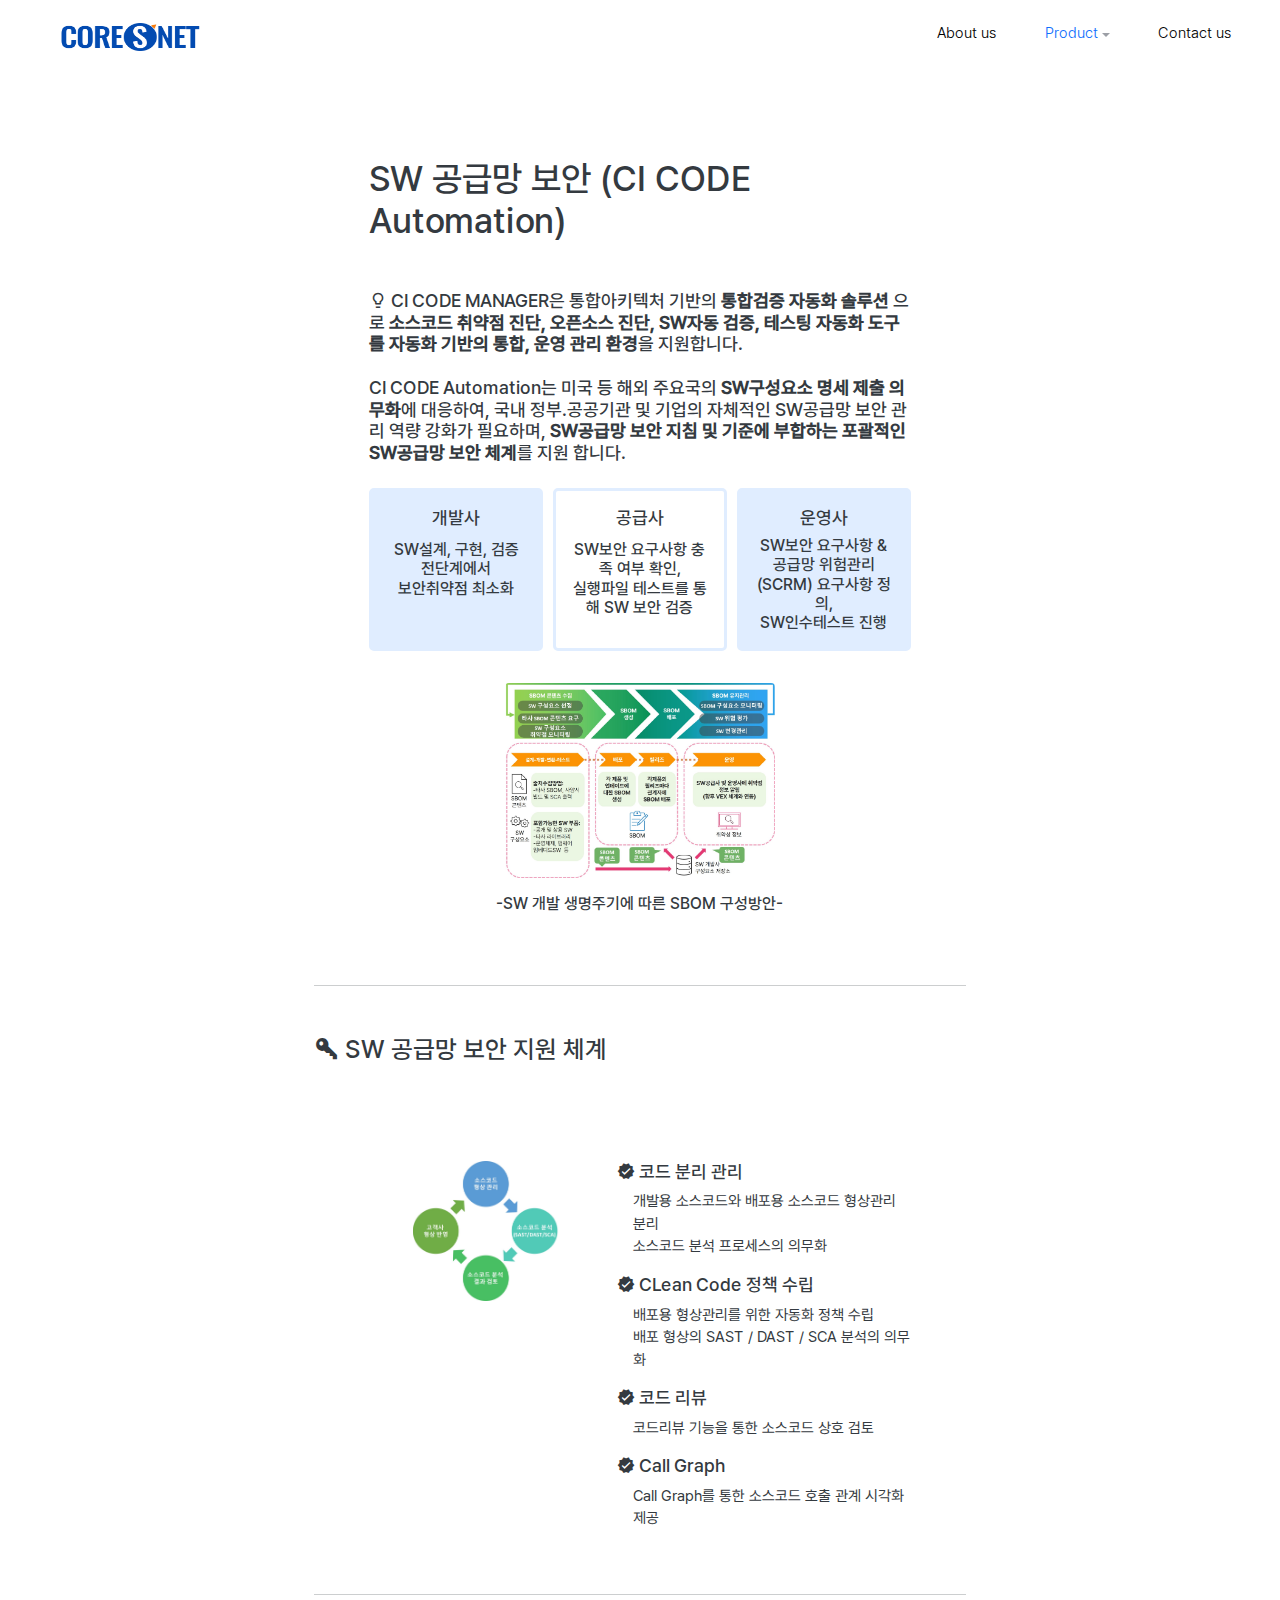
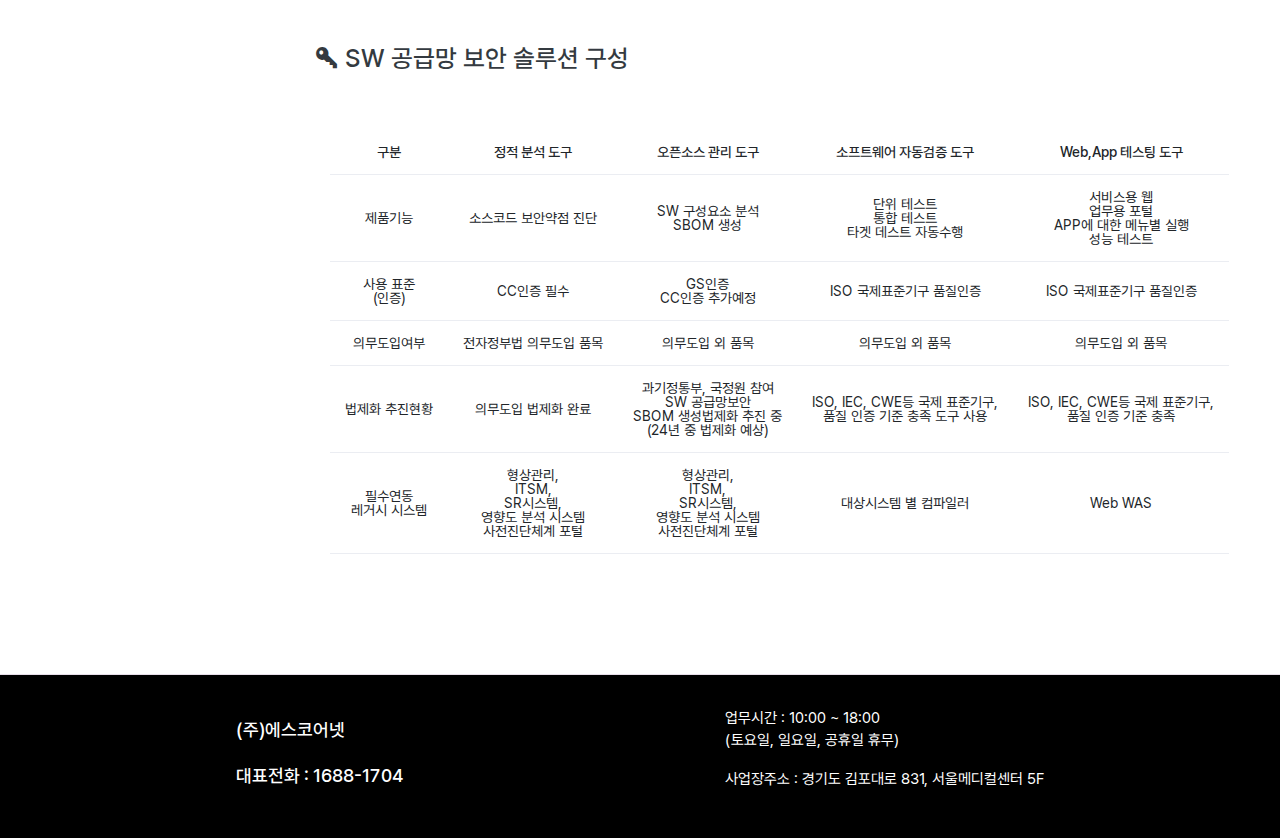
<file: pages/product/product3.html>
<!DOCTYPE html>
<html lang="en">
  <head>
    <!-- Required meta tags -->
    <meta charset="utf-8">
    <meta name="viewport" content="width=device-width, initial-scale=1, shrink-to-fit=no">
    <title>S-CORENET</title>
    <!-- plugins:css -->
    <link rel="stylesheet" href="../../assets/vendors/mdi/css/materialdesignicons.min.css">
    <link rel="stylesheet" href="../../assets/vendors/css/vendor.bundle.base.css">
    <!-- endinject -->
    <!-- Plugin css for this page -->
    <!-- End plugin css for this page -->
    <!-- inject:css -->
    <!-- endinject -->
    <!-- Layout styles -->
    <link rel="stylesheet" href="../../assets/css/style.css">
    <!-- End layout styles -->
    <link rel="shortcut icon" href="../../assets/images/favicon.png" />
  </head>
  <body>
    <div class="container-scroller">
      <!-- partial:partials/_navbar.html -->
      <nav class="navbar default-layout-navbar col-lg-12 col-12 p-0 fixed-top d-flex flex-row">
        <div class="text-center navbar-brand-wrapper d-flex align-items-center justify-content-center">
          <a class="navbar-brand brand-logo" href="../../index.html"><img src="../../assets/images/logo.png" alt="logo" /></a>
        </div>
        <div class="navbar-menu-wrapper d-flex align-items-stretch">
          <ul class="navbar-nav navbar-nav-right">
            <li class="nav-item">
              <a class="nav-link" id="aboutus_menu" href="../../index.html#aboutus" >
                <div class="nav-profile-text">
                  <p class="mb-1 text-black">About us</p>
                </div>
              </a>
            </li>
            <li class="nav-item">
                <a class="nav-link dropdown-toggle" id="profileDropdown" href="#" data-bs-toggle="dropdown" aria-expanded="false">
                <div class="nav-profile-text">
                  <p class="mb-1 text-primary">Product</p>
                </div>
              </a>
              <div class="dropdown-menu navbar-dropdown" aria-labelledby="profileDropdown">
                <a class="dropdown-item" href="product1.html">
                  <i class="mdi mdi-arrow-right-bold me-2 "></i> SW 취약점 진단 서비스(CI CODE Manager) </a>
                <div class="dropdown-divider"></div>
                <a class="dropdown-item" href="#">
                  <i class="mdi mdi-arrow-right-bold me-2 text-primary"></i> SW 공급망 보안(CI CODE Automation) </a>
                <div class="dropdown-divider"></div>
                <a class="dropdown-item" href="product2.html">
                  <i class="mdi mdi-arrow-right-bold me-2 "></i> 공공언어 검수 프로그램 (쉬운말 v1.0)</a>
                <div class="dropdown-divider"></div>
                <a class="dropdown-item" href="esg.html">
                  <i class="mdi mdi-arrow-right-bold me-2 "></i> ESG 통합 플랫폼</a>
              </div>
            </li>
            <li class="nav-item">
                <a class="nav-link" id="contactus_menu" href="../../pages/contactus.html" >
                <div class="nav-profile-text">
                  <p class="mb-1 text-black">Contact us</p>
                </div>
              </a>
            </li>
          </ul>
        </div>
      </nav>
      <!-- partial -->
      <div class="container-fluid page-body-wrapper">
        <!-- partial -->
        <div class="main-panel">
          <div class="content-wrapper">
            <div class="row mt-5 ms-5 me-5">
              <div class="col-2"></div>
              <div class="col-8 stretch-card">
                <div class="card ps-5 pe-5">
                  <div class="card-body">
                    <div class="row mb-5 align-items-center">
                      <div class="col-1"></div>
                      <div class="col-10">
                        <h1 class="mb-5">SW 공급망 보안 (CI CODE Automation)</h1>
                        <h4 class="mb-4 mdi mdi-lightbulb-outline">
                            CI CODE MANAGER은 통합아키텍처 기반의 <strong>통합검증 자동화 솔루션</strong> 으로 <strong>소스코드 취약점 진단, 오픈소스 진단, 
                            SW자동 검증,  테스팅 자동화 도구를 자동화 기반의 통합, 운영 관리 환경</strong>을 지원합니다.<br><br>
                            CI CODE Automation는 미국 등 해외 주요국의 <strong>SW구성요소 명세 제출 의무화</strong>에 대응하여,
                            국내 정부.공공기관 및 기업의 자체적인 SW공급망 보안 관리 역량 강화가 필요하며, 
                            <strong>SW공급망 보안 지침 및 기준에 부합하는 포괄적인 SW공급망 보안 체계</strong>를 지원 합니다.
                        </h4>
                        <div class="row mt-3 mb-3">
                            <div class="col-4 stretch-card">
                                <div class="card align-items-center"style="background-color:#e0edff;border:3px solid #e0edff">
                                  <div class="card-body pt-3 pb-2" >
                                    <h4 class=" text-center pb-1">개발사</h4>
                                    <h5 class=" text-center">SW설계, 구현, 검증 전단계에서<br>보안취약점 최소화</h5>
                                  </div>
                                </div>
                            </div>
                            <div class="col-4 stretch-card">
                                <div class="card align-items-center"style="border:3px solid #e0edff">
                                  <div class="card-body pt-3 pb-2" >
                                    <h4 class=" text-center pb-1">공급사</h4>
                                    <h5 class=" text-center">SW보안 요구사항 충족 여부 확인,<br>실행파일 테스트를 통해 SW 보안 검증 </h5>
                                  </div>
                                </div>
                            </div>
                            <div class="col-4 stretch-card">
                                <div class="card align-items-center"style="background-color:#e0edff;border:3px solid #e0edff">
                                  <div class="card-body pt-3 pb-2" >
                                    <h4 class=" text-center">운영사</h4>
                                    <h5 class=" text-center">SW보안 요구사항 & 공급망 위험관리(SCRM) 요구사항 정의,<br>SW인수테스트 진행 </h5>
                                  </div>
                                </div>
                            </div>
                        </div>    
                        <div class="py-3 mt-3 text-center">
                          <img src="../../assets/images/dashboard/sbom.jpg" class="mb-3 w-50 rounded"  alt="image">
                          <h5>-SW 개발 생명주기에 따른 SBOM 구성방안-</h5>
                        </div>         
                      </div>
                    </div>
                    <hr>
                    <div class="row mt-5 mb-5 align-items-center">
                      <div class="col-11" >
                        <h3 class="mb-5 mdi mdi-key-variant"> SW 공급망 보안 지원 체계</h3>
                        <div class="row">
                            <div class="col-1"></div>
                            <div class="col-5">
                                <img src="../../assets/images/dashboard/product3_graph1.jpg" class="p-5 mb-3 rounded" style="width:100%;height:auto;" alt="image">
                            </div>
                            <div class="col-6  mt-5 " style="float:left;">
                                <h4 class="mdi mdi-check-decagram"> 코드 분리 관리</h4>
                                <p class="ps-3">개발용 소스코드와 배포용 소스코드 형상관리 분리<br>
                                소스코드 분석 프로세스의 의무화</p>
                                <h4 class="mdi mdi-check-decagram"> CLean Code 정책 수립</h4>
                                <p class="ps-3">배포용 형상관리를 위한 자동화 정책 수립<br>
                                배포 형상의 SAST / DAST / SCA 분석의 의무화</p>
                                <h4 class="mdi mdi-check-decagram"> 코드 리뷰</h4>
                                <p class="ps-3">코드리뷰 기능을 통한 소스코드 상호 검토</p>
                                <h4 class="mdi mdi-check-decagram"> Call Graph</h4>
                                <p class="ps-3">Call Graph를 통한 소스코드 호출 관계 시각화 제공</p>
                              </div>
                        </div> 
                      </div>
                    </div>
                    <hr>
                    <div class="row mt-5 align-items-center">
                        <div class="col-12" >
                          <h3 class="mb-3 mdi mdi-key-variant"> SW 공급망 보안 솔루션 구성</h3>
                          <div class="row">
                            <div class="col-12 grid-margin stretch-card">
                              <div class="card">
                                <div class="card-body">
                                  <table class="table text-center">
                                    <thead>
                                      <tr>
                                        <th>구분</th>
                                        <th>정적 분석 도구</th>
                                        <th>오픈소스 관리 도구</th>
                                        <th>소프트웨어 자동검증 도구</th>
                                        <th>Web,App 테스팅 도구</th>
                                      </tr>
                                    </thead>
                                    <tbody>
                                      <tr>
                                        <td>제품기능</td>
                                        <td>소스코드 보안약점 진단</td>
                                        <td>SW 구성요소 분석<br>SBOM 생성</td>
                                        <td>단위 테스트<br>­통합 테스트<br>타겟 데스트 자동수행</td>
                                        <td>서비스용 웹<br>업무용 포털<br>APP에 대한 메뉴별 실행<br>성능 테스트</td>
                                      </tr>
                                      <tr>
                                        <td>사용 표준<br>(인증)</td>
                                        <td>CC인증 필수</td>
                                        <td>GS인증<br>CC인증 추가예정</td>
                                        <td>ISO 국제표준기구 품질인증</td>
                                        <td>ISO 국제표준기구 품질인증</td>
                                      </tr>
                                      <tr>
                                        <td>의무도입여부</td>
                                        <td>전자정부법 의무도입 품목</td>
                                        <td>의무도입 외 품목</td>
                                        <td>의무도입 외 품목</td>
                                        <td>의무도입 외 품목</td>
                                      </tr>
                                      <tr>
                                        <td>법제화 추진현황</td>
                                        <td>의무도입 법제화 완료</td>
                                        <td>과기정통부, 국정원 참여<br>SW 공급망보안 <br>SBOM 생성법제화 추진 중<br>(24년 중 법제화 예상)</td>
                                        <td>ISO, IEC, CWE등 국제 표준기구, <br>품질 인증 기준 충족 도구 사용</td>
                                        <td>ISO, IEC, CWE등 국제 표준기구, <Br>품질 인증 기준 충족</td>
                                      </tr>
                                      <tr>
                                        <td>필수연동 <br>레거시 시스템</td>
                                        <td>형상관리, <br>ITSM, <br>­SR시스템, <br>­영향도 분석 시스템<br>사전진단체계 포털</td>
                                        <td>형상관리, <br>ITSM, <br>­SR시스템, <br>­영향도 분석 시스템<br>사전진단체계 포털</td>
                                        <td>대상시스템 별 컴파일러</td>
                                        <td>Web WAS</td>
                                      </tr>
                                    </tbody>
                                  </table>
                                </div>
                              </div>
                            </div>
                        </div>
                      </div>
                  </div>
                </div>
              </div>
            </div>

          </div>
          <!-- content-wrapper ends -->
          <!-- partial:partials/_footer.html -->
          <footer class="footer">
            <div class="col-8 container-fluid d-flex justify-content-between align-items-center">
              <span class="float-none float-sm-end mt-1 mt-sm-0">
                <h4>(주)에스코어넷</h4>
                <br>
                <h4>대표전화 : 1688-1704</h4>
              </span>
              <span class="float-none float-sm-end mt-1 mt-sm-0">
                <p>업무시간 : 10:00 ~ 18:00 <br>(토요일, 일요일, 공휴일 휴무)</p>
                <p>사업장주소 : 경기도 김포대로 831, 서울메디컬센터 5F</p>
              </span>
            </div>
          </footer>
          <!-- partial -->
        </div>
        <!-- main-panel ends -->
      </div>
      <!-- page-body-wrapper ends -->
    </div>
    <!-- container-scroller -->
    <!-- plugins:js -->
    <script src="../../assets/vendors/js/vendor.bundle.base.js"></script>
    <!-- endinject -->
    <!-- Plugin js for this page -->
    <script src="../../assets/vendors/chart.js/Chart.min.js"></script>
    <script src="../../assets/js/jquery.cookie.js" type="text/javascript"></script>
    <!-- End plugin js for this page -->
    <!-- inject:js -->
    <script src="../../assets/js/off-canvas.js"></script>
    <script src="../../assets/js/hoverable-collapse.js"></script>
    <script src="../../assets/js/misc.js"></script>
    <!-- endinject -->
    <!-- Custom js for this page -->
    <script src="../../assets/js/dashboard.js"></script>
    <script src="../../assets/js/todolist.js"></script>
    <!-- End custom js for this page -->
  </body>
</html>
</file>
<file: assets/vendors/css/vendor.bundle.base.css>
/*
 * Container style
 */
.ps {
  overflow: hidden !important;
  overflow-anchor: none;
  -ms-overflow-style: none;
  touch-action: auto;
  -ms-touch-action: auto;
}

/*
 * Scrollbar rail styles
 */
.ps__rail-x {
  display: none;
  opacity: 0;
  transition: background-color .2s linear, opacity .2s linear;
  -webkit-transition: background-color .2s linear, opacity .2s linear;
  height: 15px;
  /* there must be 'bottom' or 'top' for ps__rail-x */
  bottom: 0px;
  /* please don't change 'position' */
  position: absolute;
}

.ps__rail-y {
  display: none;
  opacity: 0;
  transition: background-color .2s linear, opacity .2s linear;
  -webkit-transition: background-color .2s linear, opacity .2s linear;
  width: 15px;
  /* there must be 'right' or 'left' for ps__rail-y */
  right: 0;
  /* please don't change 'position' */
  position: absolute;
}

.ps--active-x > .ps__rail-x,
.ps--active-y > .ps__rail-y {
  display: block;
  background-color: transparent;
}

.ps:hover > .ps__rail-x,
.ps:hover > .ps__rail-y,
.ps--focus > .ps__rail-x,
.ps--focus > .ps__rail-y,
.ps--scrolling-x > .ps__rail-x,
.ps--scrolling-y > .ps__rail-y {
  opacity: 0.6;
}

.ps .ps__rail-x:hover,
.ps .ps__rail-y:hover,
.ps .ps__rail-x:focus,
.ps .ps__rail-y:focus,
.ps .ps__rail-x.ps--clicking,
.ps .ps__rail-y.ps--clicking {
  background-color: #eee;
  opacity: 0.9;
}

/*
 * Scrollbar thumb styles
 */
.ps__thumb-x {
  background-color: #aaa;
  border-radius: 6px;
  transition: background-color .2s linear, height .2s ease-in-out;
  -webkit-transition: background-color .2s linear, height .2s ease-in-out;
  height: 6px;
  /* there must be 'bottom' for ps__thumb-x */
  bottom: 2px;
  /* please don't change 'position' */
  position: absolute;
}

.ps__thumb-y {
  background-color: #aaa;
  border-radius: 6px;
  transition: background-color .2s linear, width .2s ease-in-out;
  -webkit-transition: background-color .2s linear, width .2s ease-in-out;
  width: 6px;
  /* there must be 'right' for ps__thumb-y */
  right: 2px;
  /* please don't change 'position' */
  position: absolute;
}

.ps__rail-x:hover > .ps__thumb-x,
.ps__rail-x:focus > .ps__thumb-x,
.ps__rail-x.ps--clicking .ps__thumb-x {
  background-color: #999;
  height: 11px;
}

.ps__rail-y:hover > .ps__thumb-y,
.ps__rail-y:focus > .ps__thumb-y,
.ps__rail-y.ps--clicking .ps__thumb-y {
  background-color: #999;
  width: 11px;
}

/* MS supports */
@supports (-ms-overflow-style: none) {
  .ps {
    overflow: auto !important;
  }
}

@media screen and (-ms-high-contrast: active), (-ms-high-contrast: none) {
  .ps {
    overflow: auto !important;
  }
}
</file>
